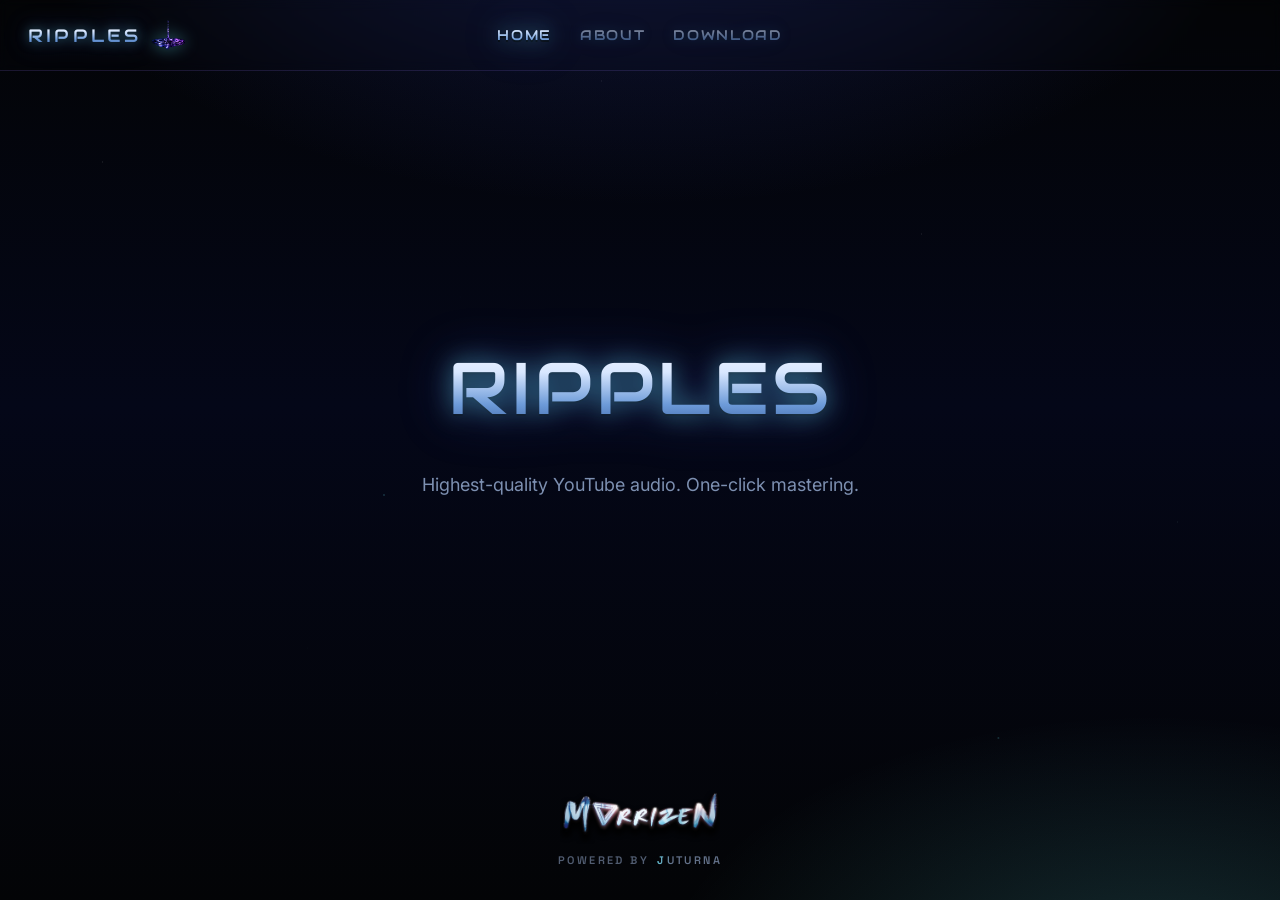
<file: index.html>
<!doctype html>
<html lang="en">
  <head>
    <meta charset="UTF-8" />
    <meta name="viewport" content="width=device-width, initial-scale=1.0" />
    <title>Ripples — Highest-quality YouTube audio. One-click mastering.</title>
    <meta name="description" content="Ripples — desktop app for high-quality YouTube-to-MP3 downloads with optional one-click mastering." />
    <link rel="icon" href="assets/favicon.ico" sizes="any" />
    <link rel="icon" type="image/png" href="assets/favicon-32.png" sizes="32x32" />
    <link rel="apple-touch-icon" href="assets/apple-touch-icon.png" />
    <link rel="preconnect" href="https://fonts.googleapis.com" />
    <link rel="preconnect" href="https://fonts.gstatic.com" crossorigin />
    <link
      href="https://fonts.googleapis.com/css2?family=Inter:wght@400;500;600;700&family=Space+Grotesk:wght@400;500;600;700&family=Audiowide&display=swap"
      rel="stylesheet"
    />
    <link rel="stylesheet" href="styles.css?v=37" />
  </head>
  <body>
    <div class="page">
      <div class="bg-wash" aria-hidden="true"></div>
      <div class="starfield" aria-hidden="true"></div>

      <header class="site-nav">
        <a class="nav-brand" href="index.html" aria-label="Ripples home">
          <span class="nav-brand-text">RIPPLES</span>
          <img class="nav-brand-icon" src="assets/icon.png" alt="" aria-hidden="true"
               width="1024" height="1024" decoding="async" />
        </a>
        <nav class="nav-links" aria-label="Primary">
          <a class="nav-link is-active" href="index.html">Home</a>
          <a class="nav-link" href="about.html">About</a>
          <a class="nav-link" href="download.html">Download</a>
        </nav>
      </header>

      <main class="hero">
        <h1 class="hero-title">Ripples</h1>
        <p class="hero-sub">Highest-quality YouTube audio. One-click mastering.</p>
      </main>

      <footer class="site-footer" aria-label="Powered by Juturna">
        <a
          class="morrizen-mark"
          href="https://www.morrizen.io"
          target="_blank"
          rel="noopener noreferrer"
          aria-label="MorrizeN"
        >
          <img src="assets/morrizen-logo.png" alt="MorrizeN" class="morrizen-logo" />
        </a>
        <div class="powered-by-row">
          <span class="powered-by">POWERED BY</span>
          <a
            class="juturna-mark"
            href="https://www.juturna.io"
            target="_blank"
            rel="noopener noreferrer"
          >
            <span class="juturna-text">JUTURNA</span>
          </a>
        </div>
      </footer>
    </div>
  </body>
</html>
</file>
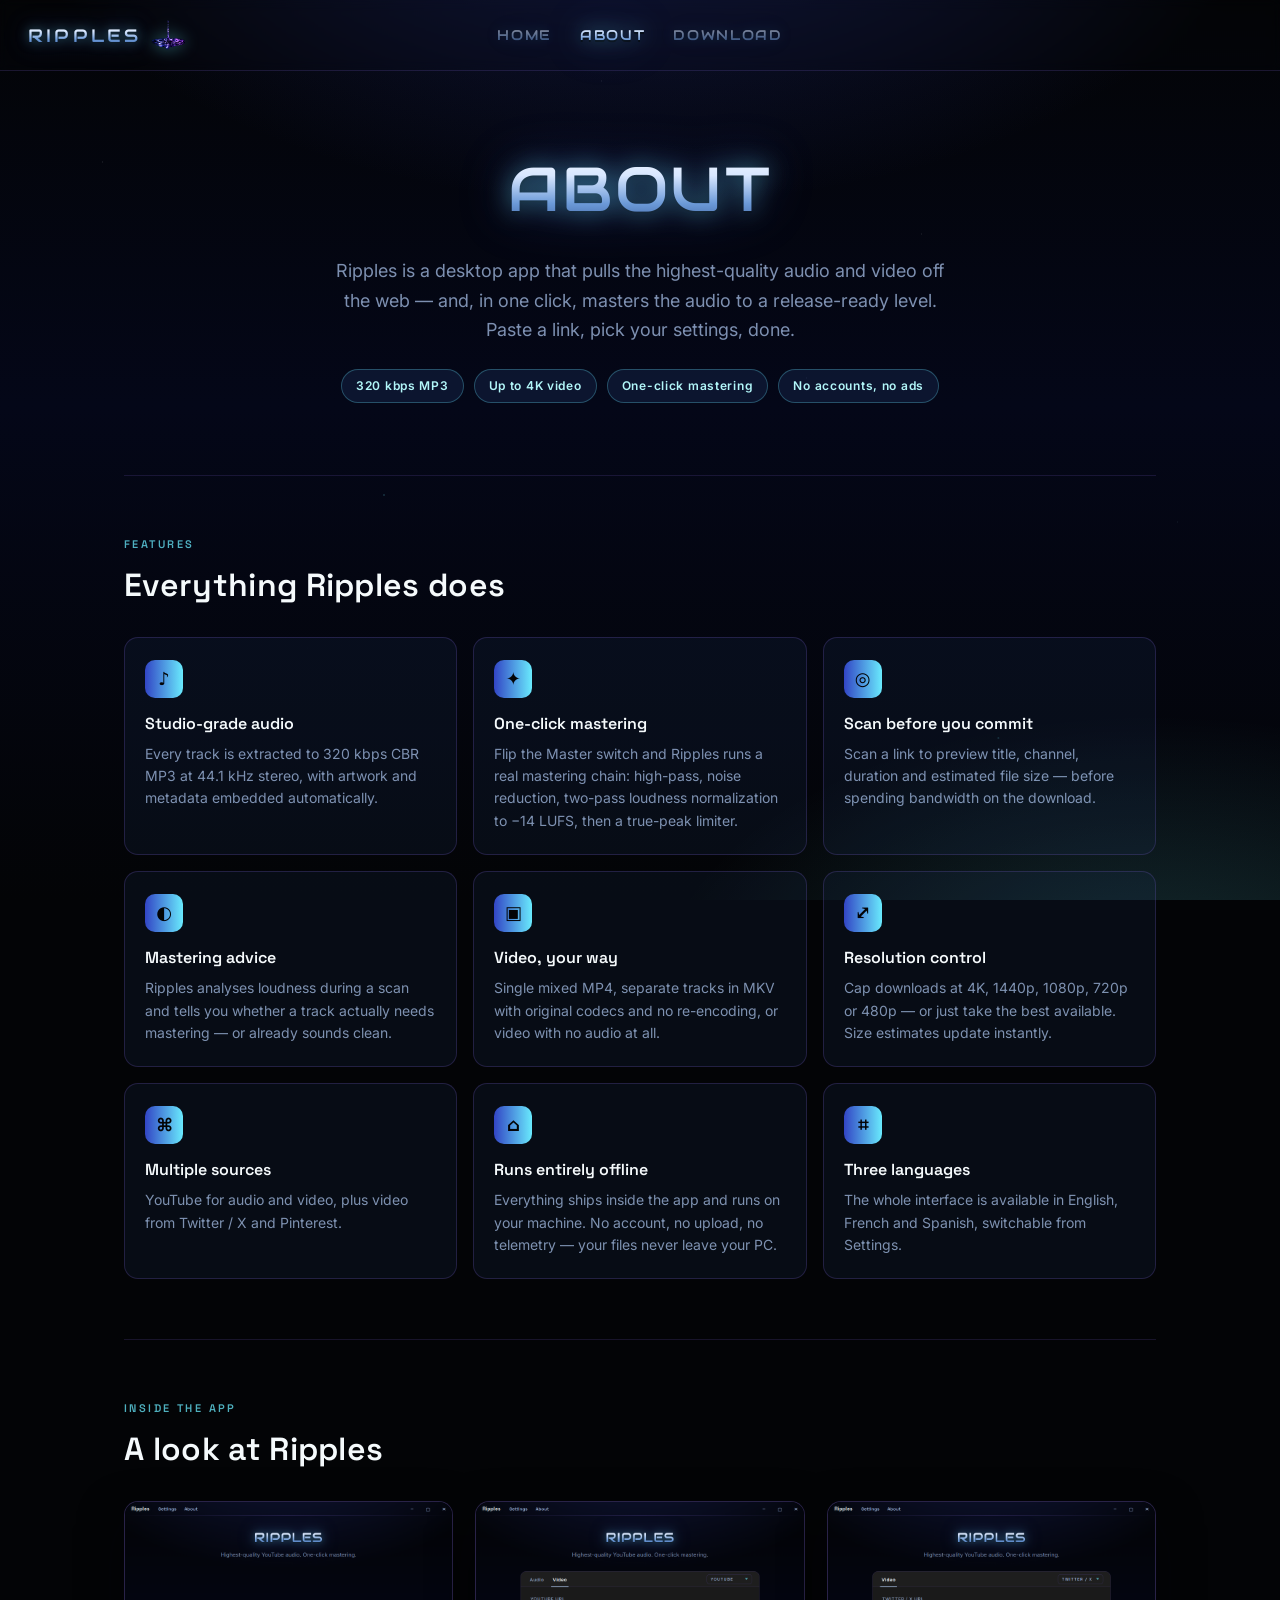
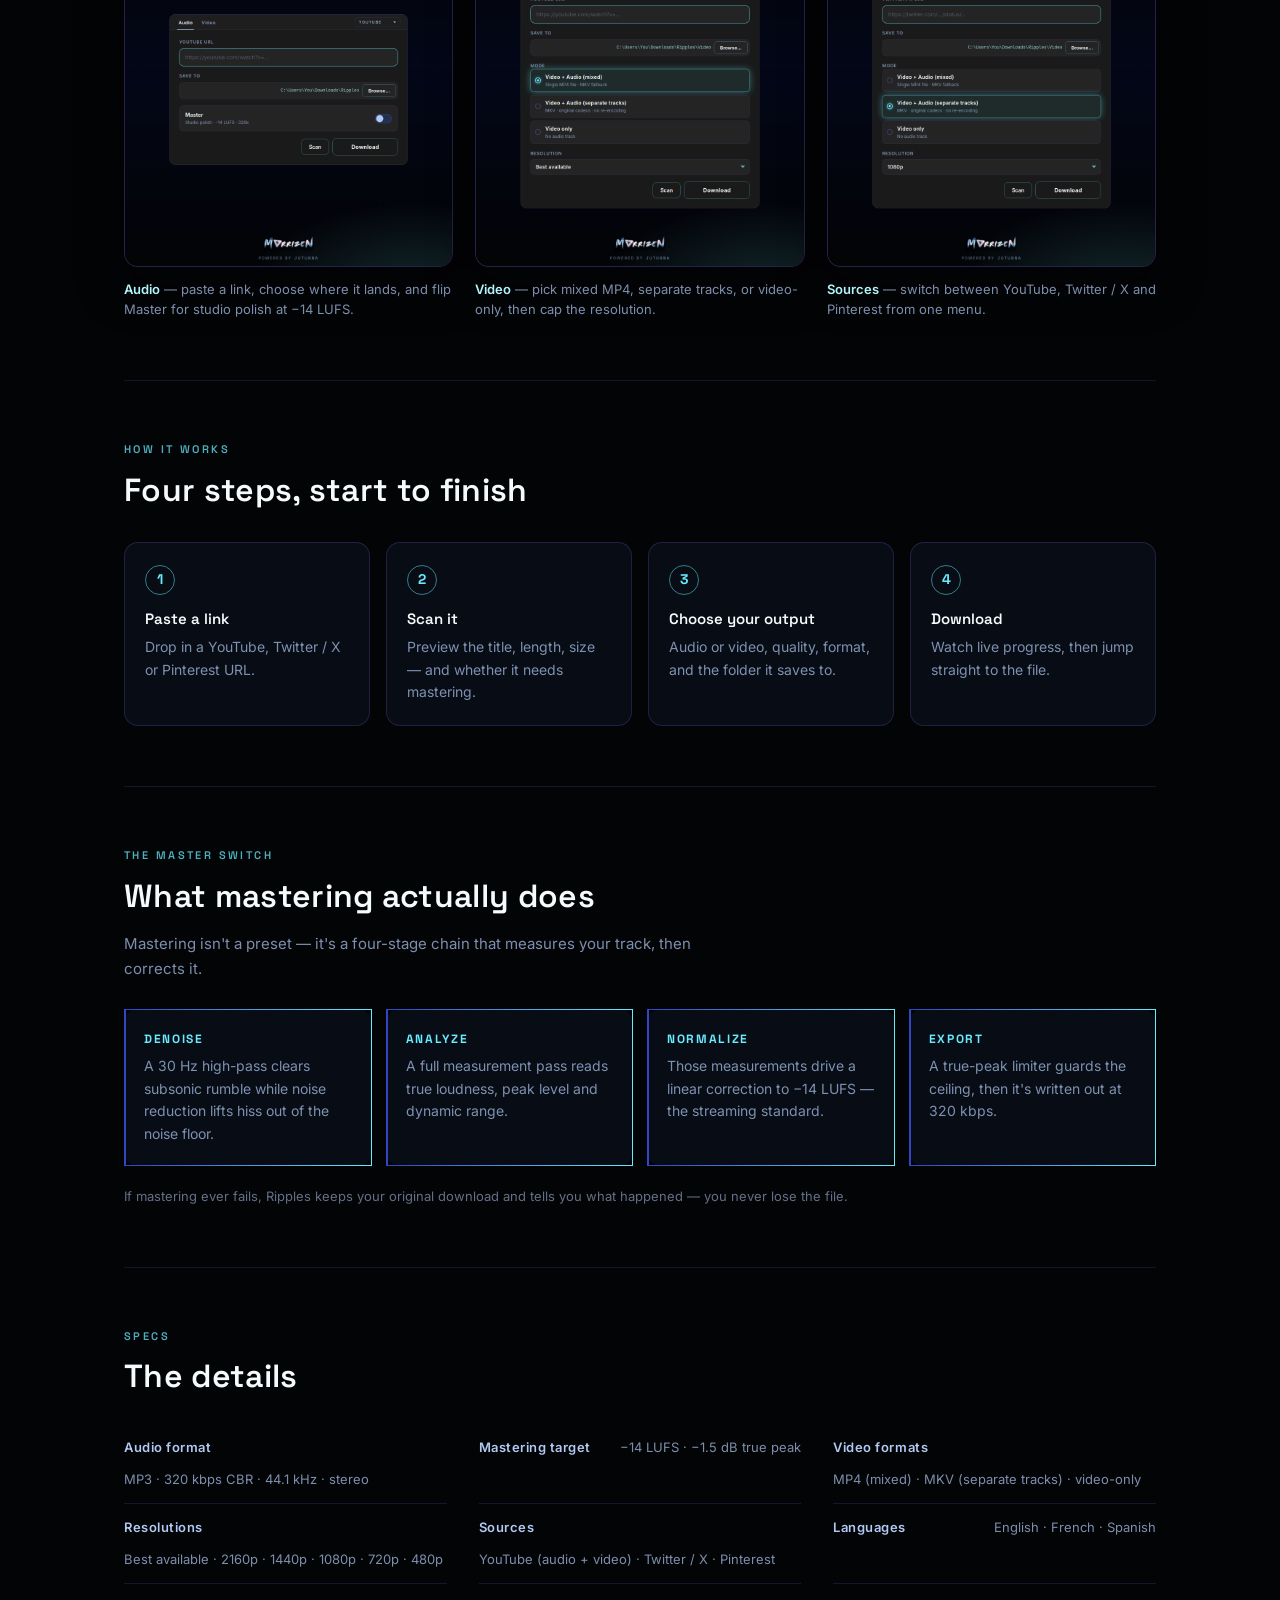
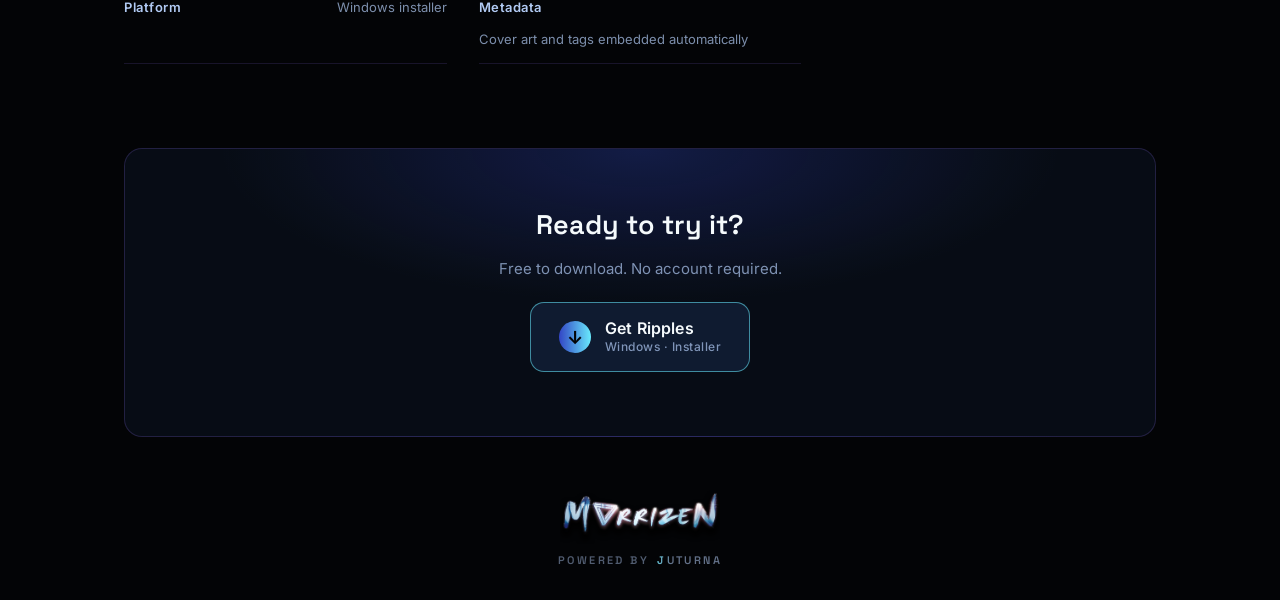
<file: about.html>
<!doctype html>
<html lang="en">
  <head>
    <meta charset="UTF-8" />
    <meta name="viewport" content="width=device-width, initial-scale=1.0" />
    <title>About Ripples — Features & how it works</title>
    <meta
      name="description"
      content="Ripples is a desktop app for highest-quality audio and video downloads from YouTube, Twitter/X and Pinterest — with one-click studio mastering."
    />
    <link rel="icon" href="assets/favicon.ico" sizes="any" />
    <link rel="icon" type="image/png" href="assets/favicon-32.png" sizes="32x32" />
    <link rel="apple-touch-icon" href="assets/apple-touch-icon.png" />
    <link rel="preconnect" href="https://fonts.googleapis.com" />
    <link rel="preconnect" href="https://fonts.gstatic.com" crossorigin />
    <link
      href="https://fonts.googleapis.com/css2?family=Inter:wght@400;500;600;700&family=Space+Grotesk:wght@400;500;600;700&family=Audiowide&display=swap"
      rel="stylesheet"
    />
    <link rel="stylesheet" href="styles.css?v=37" />
  </head>
  <body>
    <div class="page">
      <div class="bg-wash" aria-hidden="true"></div>
      <div class="starfield" aria-hidden="true"></div>

      <header class="site-nav">
        <a class="nav-brand" href="index.html" aria-label="Ripples home">
          <span class="nav-brand-text">RIPPLES</span>
          <img class="nav-brand-icon" src="assets/icon.png" alt="" aria-hidden="true"
               width="1024" height="1024" decoding="async" />
        </a>
        <nav class="nav-links" aria-label="Primary">
          <a class="nav-link" href="index.html">Home</a>
          <a class="nav-link is-active" href="about.html">About</a>
          <a class="nav-link" href="download.html">Download</a>
        </nav>
      </header>

      <main class="about">
        <!-- Intro -->
        <section class="about-hero">
          <h1 class="hero-title hero-title--sm">About</h1>
          <p class="about-lede">
            Ripples is a desktop app that pulls the highest-quality audio and video
            off the web — and, in one click, masters the audio to a release-ready
            level. Paste a link, pick your settings, done.
          </p>
          <div class="about-chips" role="list">
            <span class="chip" role="listitem">320 kbps MP3</span>
            <span class="chip" role="listitem">Up to 4K video</span>
            <span class="chip" role="listitem">One-click mastering</span>
            <span class="chip" role="listitem">No accounts, no ads</span>
          </div>
        </section>

        <!-- Feature grid -->
        <section class="about-section" aria-labelledby="features-h">
          <p class="section-kicker">Features</p>
          <h2 class="section-title" id="features-h">Everything Ripples does</h2>

          <div class="feature-grid">
            <article class="feature">
              <div class="feature-icon" aria-hidden="true">♪</div>
              <h3 class="feature-title">Studio-grade audio</h3>
              <p class="feature-text">
                Every track is extracted to 320 kbps CBR MP3 at 44.1 kHz stereo,
                with artwork and metadata embedded automatically.
              </p>
            </article>

            <article class="feature">
              <div class="feature-icon" aria-hidden="true">✦</div>
              <h3 class="feature-title">One-click mastering</h3>
              <p class="feature-text">
                Flip the Master switch and Ripples runs a real mastering chain:
                high-pass, noise reduction, two-pass loudness normalization to
                &minus;14&nbsp;LUFS, then a true-peak limiter.
              </p>
            </article>

            <article class="feature">
              <div class="feature-icon" aria-hidden="true">◎</div>
              <h3 class="feature-title">Scan before you commit</h3>
              <p class="feature-text">
                Scan a link to preview title, channel, duration and estimated file
                size — before spending bandwidth on the download.
              </p>
            </article>

            <article class="feature">
              <div class="feature-icon" aria-hidden="true">◐</div>
              <h3 class="feature-title">Mastering advice</h3>
              <p class="feature-text">
                Ripples analyses loudness during a scan and tells you whether a
                track actually needs mastering — or already sounds clean.
              </p>
            </article>

            <article class="feature">
              <div class="feature-icon" aria-hidden="true">▣</div>
              <h3 class="feature-title">Video, your way</h3>
              <p class="feature-text">
                Single mixed MP4, separate tracks in MKV with original codecs and
                no re-encoding, or video with no audio at all.
              </p>
            </article>

            <article class="feature">
              <div class="feature-icon" aria-hidden="true">⤢</div>
              <h3 class="feature-title">Resolution control</h3>
              <p class="feature-text">
                Cap downloads at 4K, 1440p, 1080p, 720p or 480p — or just take the
                best available. Size estimates update instantly.
              </p>
            </article>

            <article class="feature">
              <div class="feature-icon" aria-hidden="true">⌘</div>
              <h3 class="feature-title">Multiple sources</h3>
              <p class="feature-text">
                YouTube for audio and video, plus video from Twitter&nbsp;/&nbsp;X
                and Pinterest.
              </p>
            </article>

            <article class="feature">
              <div class="feature-icon" aria-hidden="true">⌂</div>
              <h3 class="feature-title">Runs entirely offline</h3>
              <p class="feature-text">
                Everything ships inside the app and runs on your machine. No
                account, no upload, no telemetry — your files never leave your PC.
              </p>
            </article>

            <article class="feature">
              <div class="feature-icon" aria-hidden="true">⌗</div>
              <h3 class="feature-title">Three languages</h3>
              <p class="feature-text">
                The whole interface is available in English, French and Spanish,
                switchable from Settings.
              </p>
            </article>
          </div>
        </section>

        <!-- Screenshots -->
        <section class="about-section" aria-labelledby="shots-h">
          <p class="section-kicker">Inside the app</p>
          <h2 class="section-title" id="shots-h">A look at Ripples</h2>

          <div class="shot-row">
            <figure class="shot">
              <img
                src="assets/shots/audio.png"
                alt="Ripples Audio tab with URL field, save location, and the Master toggle"
                width="900"
                height="1000"
                loading="lazy"
                decoding="async"
              />
              <figcaption class="shot-caption">
                <strong>Audio</strong> — paste a link, choose where it lands, and
                flip Master for studio polish at &minus;14&nbsp;LUFS.
              </figcaption>
            </figure>

            <figure class="shot">
              <img
                src="assets/shots/video.png"
                alt="Ripples Video tab showing the three download modes and a resolution selector"
                width="900"
                height="1000"
                loading="lazy"
                decoding="async"
              />
              <figcaption class="shot-caption">
                <strong>Video</strong> — pick mixed MP4, separate tracks, or
                video-only, then cap the resolution.
              </figcaption>
            </figure>

            <figure class="shot">
              <img
                src="assets/shots/sources.png"
                alt="Ripples with the source selector set to Twitter / X"
                width="900"
                height="1000"
                loading="lazy"
                decoding="async"
              />
              <figcaption class="shot-caption">
                <strong>Sources</strong> — switch between YouTube,
                Twitter&nbsp;/&nbsp;X and Pinterest from one menu.
              </figcaption>
            </figure>
          </div>
        </section>

        <!-- How it works -->
        <section class="about-section" aria-labelledby="how-h">
          <p class="section-kicker">How it works</p>
          <h2 class="section-title" id="how-h">Four steps, start to finish</h2>

          <ol class="steps">
            <li class="step">
              <span class="step-num" aria-hidden="true">1</span>
              <h3 class="step-title">Paste a link</h3>
              <p class="step-text">Drop in a YouTube, Twitter&nbsp;/&nbsp;X or Pinterest URL.</p>
            </li>
            <li class="step">
              <span class="step-num" aria-hidden="true">2</span>
              <h3 class="step-title">Scan it</h3>
              <p class="step-text">Preview the title, length, size — and whether it needs mastering.</p>
            </li>
            <li class="step">
              <span class="step-num" aria-hidden="true">3</span>
              <h3 class="step-title">Choose your output</h3>
              <p class="step-text">Audio or video, quality, format, and the folder it saves to.</p>
            </li>
            <li class="step">
              <span class="step-num" aria-hidden="true">4</span>
              <h3 class="step-title">Download</h3>
              <p class="step-text">Watch live progress, then jump straight to the file.</p>
            </li>
          </ol>
        </section>

        <!-- Mastering detail -->
        <section class="about-section" aria-labelledby="master-h">
          <p class="section-kicker">The Master switch</p>
          <h2 class="section-title" id="master-h">What mastering actually does</h2>
          <p class="section-lede">
            Mastering isn't a preset — it's a four-stage chain that measures your
            track, then corrects it.
          </p>

          <div class="chain">
            <div class="chain-item">
              <p class="chain-step">Denoise</p>
              <p class="chain-text">A 30&nbsp;Hz high-pass clears subsonic rumble while noise reduction lifts hiss out of the noise floor.</p>
            </div>
            <div class="chain-item">
              <p class="chain-step">Analyze</p>
              <p class="chain-text">A full measurement pass reads true loudness, peak level and dynamic range.</p>
            </div>
            <div class="chain-item">
              <p class="chain-step">Normalize</p>
              <p class="chain-text">Those measurements drive a linear correction to &minus;14&nbsp;LUFS — the streaming standard.</p>
            </div>
            <div class="chain-item">
              <p class="chain-step">Export</p>
              <p class="chain-text">A true-peak limiter guards the ceiling, then it's written out at 320 kbps.</p>
            </div>
          </div>

          <p class="fine-print">
            If mastering ever fails, Ripples keeps your original download and tells
            you what happened — you never lose the file.
          </p>
        </section>

        <!-- Specs -->
        <section class="about-section" aria-labelledby="specs-h">
          <p class="section-kicker">Specs</p>
          <h2 class="section-title" id="specs-h">The details</h2>

          <dl class="specs">
            <div class="spec"><dt>Audio format</dt><dd>MP3 · 320 kbps CBR · 44.1 kHz · stereo</dd></div>
            <div class="spec"><dt>Mastering target</dt><dd>&minus;14 LUFS · &minus;1.5 dB true peak</dd></div>
            <div class="spec"><dt>Video formats</dt><dd>MP4 (mixed) · MKV (separate tracks) · video-only</dd></div>
            <div class="spec"><dt>Resolutions</dt><dd>Best available · 2160p · 1440p · 1080p · 720p · 480p</dd></div>
            <div class="spec"><dt>Sources</dt><dd>YouTube (audio + video) · Twitter / X · Pinterest</dd></div>
            <div class="spec"><dt>Languages</dt><dd>English · French · Spanish</dd></div>
            <div class="spec"><dt>Platform</dt><dd>Windows installer</dd></div>
            <div class="spec"><dt>Metadata</dt><dd>Cover art and tags embedded automatically</dd></div>
          </dl>
        </section>

        <!-- CTA -->
        <section class="about-cta">
          <h2 class="cta-title">Ready to try it?</h2>
          <p class="cta-text">Free to download. No account required.</p>
          <a class="download-btn" href="download.html">
            <span class="download-icon" aria-hidden="true">&#8595;</span>
            <span class="download-label">
              <span class="download-title">Get Ripples</span>
              <span class="download-meta">Windows &middot; Installer</span>
            </span>
          </a>
        </section>
      </main>

      <footer class="site-footer" aria-label="Powered by Juturna">
        <a
          class="morrizen-mark"
          href="https://www.morrizen.io"
          target="_blank"
          rel="noopener noreferrer"
          aria-label="MorrizeN"
        >
          <img src="assets/morrizen-logo.png" alt="MorrizeN" class="morrizen-logo" />
        </a>
        <div class="powered-by-row">
          <span class="powered-by">POWERED BY</span>
          <a
            class="juturna-mark"
            href="https://www.juturna.io"
            target="_blank"
            rel="noopener noreferrer"
          >
            <span class="juturna-text">JUTURNA</span>
          </a>
        </div>
      </footer>
    </div>
  </body>
</html>
</file>
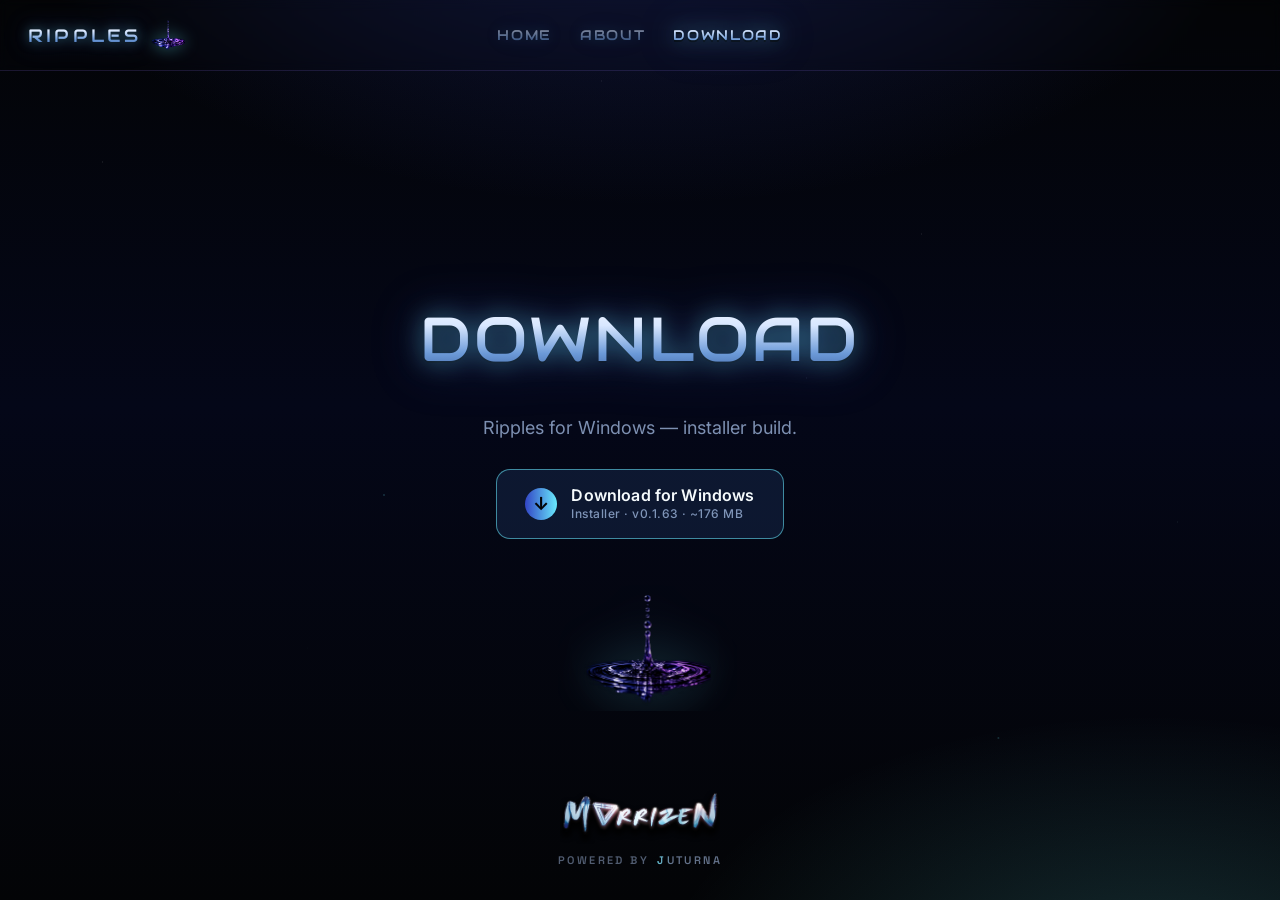
<file: download.html>
<!doctype html>
<html lang="en">
  <head>
    <meta charset="UTF-8" />
    <meta name="viewport" content="width=device-width, initial-scale=1.0" />
    <title>Download Ripples</title>
    <meta name="description" content="Download Ripples for Windows — highest-quality YouTube audio with one-click mastering." />
    <link rel="icon" href="assets/favicon.ico" sizes="any" />
    <link rel="icon" type="image/png" href="assets/favicon-32.png" sizes="32x32" />
    <link rel="apple-touch-icon" href="assets/apple-touch-icon.png" />
    <link rel="preconnect" href="https://fonts.googleapis.com" />
    <link rel="preconnect" href="https://fonts.gstatic.com" crossorigin />
    <link
      href="https://fonts.googleapis.com/css2?family=Inter:wght@400;500;600;700&family=Space+Grotesk:wght@400;500;600;700&family=Audiowide&display=swap"
      rel="stylesheet"
    />
    <link rel="stylesheet" href="styles.css?v=37" />
  </head>
  <body>
    <div class="page">
      <div class="bg-wash" aria-hidden="true"></div>
      <div class="starfield" aria-hidden="true"></div>

      <header class="site-nav">
        <a class="nav-brand" href="index.html" aria-label="Ripples home">
          <span class="nav-brand-text">RIPPLES</span>
          <img class="nav-brand-icon" src="assets/icon.png" alt="" aria-hidden="true"
               width="1024" height="1024" decoding="async" />
        </a>
        <nav class="nav-links" aria-label="Primary">
          <a class="nav-link" href="index.html">Home</a>
          <a class="nav-link" href="about.html">About</a>
          <a class="nav-link is-active" href="download.html">Download</a>
        </nav>
      </header>

      <main class="hero">
        <h1 class="hero-title hero-title--sm">Download</h1>
        <p class="hero-sub">Ripples for Windows — installer build.</p>

        <a
          class="download-btn"
          href="https://github.com/juturna-ai/ripples-website/releases/download/v0.1.63/Ripples-Setup-0.1.63.exe"
        >
          <span class="download-icon" aria-hidden="true">&#8595;</span>
          <span class="download-label">
            <span class="download-title">Download for Windows</span>
            <span class="download-meta">Installer &middot; v0.1.63 &middot; ~176&nbsp;MB</span>
          </span>
        </a>

        <div class="hero-logo-slot">
          <img class="hero-logo" src="assets/icon.png" alt="" aria-hidden="true"
               width="1024" height="1024" decoding="async" />
        </div>
      </main>

      <footer class="site-footer" aria-label="Powered by Juturna">
        <a
          class="morrizen-mark"
          href="https://www.morrizen.io"
          target="_blank"
          rel="noopener noreferrer"
          aria-label="MorrizeN"
        >
          <img src="assets/morrizen-logo.png" alt="MorrizeN" class="morrizen-logo" />
        </a>
        <div class="powered-by-row">
          <span class="powered-by">POWERED BY</span>
          <a
            class="juturna-mark"
            href="https://www.juturna.io"
            target="_blank"
            rel="noopener noreferrer"
          >
            <span class="juturna-text">JUTURNA</span>
          </a>
        </div>
      </footer>
    </div>
  </body>
</html>
</file>
<file: styles.css>
:root {
  --color-starlight: #f5fafc;
  --color-glacier-mist: #b2f6f9;
  --color-electric-cyan: #69eafd;
  --color-sky-frost: #b1caf3;
  --color-electric-blue: #3245c5;
  --color-indigo-depth: #543892;
  --color-midnight-navy: #213966;
  --color-void-black: #030406;

  --gradient-beam: linear-gradient(90deg, var(--color-electric-blue) 0%, var(--color-electric-cyan) 100%);

  --text-primary: var(--color-starlight);
  --text-muted: rgba(177, 202, 243, 0.7);

  --glow-primary: 0 0 20px rgba(105, 234, 253, 0.55);
  --glow-secondary: 0 0 20px rgba(105, 234, 253, 0.4);

  --border-subtle: 1px solid rgba(99, 80, 171, 0.3);
}

*,
*::before,
*::after {
  box-sizing: border-box;
}

html,
body {
  margin: 0;
  padding: 0;
  height: 100%;
  background: var(--color-void-black);
  color: var(--text-primary);
  font-family: 'Inter', system-ui, -apple-system, 'Segoe UI', sans-serif;
  font-size: 15px;
  line-height: 1.5;
  -webkit-font-smoothing: antialiased;
  -moz-osx-font-smoothing: grayscale;
}

::selection {
  background: rgba(105, 234, 253, 0.35);
  color: var(--color-starlight);
}

a {
  color: inherit;
}

.page {
  position: relative;
  min-height: 100vh;
  display: flex;
  flex-direction: column;
  isolation: isolate;
  overflow: hidden;
}

/* Long-form pages scroll, so the ambient layers must span the full document
   height rather than being clipped to the first viewport. */
.page:has(.about) {
  overflow: visible;
}

.page:has(.about) .bg-wash,
.page:has(.about) .starfield {
  position: fixed;
}

.bg-wash {
  position: absolute;
  inset: 0;
  z-index: 0;
  pointer-events: none;
  background:
    radial-gradient(1200px 700px at 50% -20%, rgba(50, 69, 197, 0.35), transparent 55%),
    radial-gradient(900px 500px at 90% 110%, rgba(105, 234, 253, 0.18), transparent 55%),
    linear-gradient(180deg, var(--color-void-black) 0%, #040718 45%, var(--color-void-black) 100%);
}

.starfield {
  position: absolute;
  inset: 0;
  z-index: 0;
  pointer-events: none;
  opacity: 0.85;
  background-image:
    radial-gradient(1px 1px at 8% 18%, rgba(245, 250, 252, 0.6), transparent 60%),
    radial-gradient(1px 1px at 24% 72%, rgba(178, 246, 249, 0.5), transparent 60%),
    radial-gradient(1px 1px at 47% 9%, rgba(245, 250, 252, 0.45), transparent 60%),
    radial-gradient(1px 1px at 63% 42%, rgba(177, 202, 243, 0.5), transparent 60%),
    radial-gradient(1px 1px at 81% 12%, rgba(245, 250, 252, 0.6), transparent 60%),
    radial-gradient(1px 1px at 92% 58%, rgba(178, 246, 249, 0.4), transparent 60%),
    radial-gradient(1px 1px at 14% 88%, rgba(245, 250, 252, 0.35), transparent 60%),
    radial-gradient(1px 1px at 36% 33%, rgba(177, 202, 243, 0.4), transparent 60%),
    radial-gradient(1px 1px at 56% 77%, rgba(178, 246, 249, 0.45), transparent 60%),
    radial-gradient(1px 1px at 72% 26%, rgba(245, 250, 252, 0.5), transparent 60%),
    radial-gradient(2px 2px at 30% 55%, rgba(105, 234, 253, 0.35), transparent 70%),
    radial-gradient(2px 2px at 78% 82%, rgba(105, 234, 253, 0.3), transparent 70%);
}

.site-nav {
  position: relative;
  z-index: 2;
  display: grid;
  grid-template-columns: 1fr auto 1fr;
  align-items: center;
  padding: 18px 28px;
  border-bottom: 1px solid rgba(99, 80, 171, 0.25);
  backdrop-filter: blur(6px);
  -webkit-backdrop-filter: blur(6px);
}

.nav-brand {
  grid-column: 1;
  grid-row: 1;
  justify-self: start;
  display: inline-flex;
  align-items: center;
  gap: 9px;
  text-decoration: none;
  transition: filter 140ms ease;
}

/* The gradient lives on the text span, not the anchor: background-clip: text on
   a parent would clip the icon out of existence. */
.nav-brand-text {
  font-family: 'Audiowide', 'Space Grotesk', 'Inter', system-ui, sans-serif;
  font-size: 18px;
  letter-spacing: 0.18em;
  background: linear-gradient(180deg, #ffffff 0%, #d8e7ff 35%, #6c9ad8 65%, #2a4a8a 100%);
  -webkit-background-clip: text;
  background-clip: text;
  -webkit-text-fill-color: transparent;
  color: transparent;
  filter:
    drop-shadow(0 0 6px rgba(105, 234, 253, 0.5))
    drop-shadow(0 0 12px rgba(50, 69, 197, 0.4))
    drop-shadow(0 1px 0 rgba(3, 4, 6, 0.85));
}

/* Sits to the right of the wordmark. The source is a dark photo, so it is
   lifted to read against the near-black bar. */
.nav-brand-icon {
  width: 34px;
  height: 34px;
  object-fit: contain;
  flex: 0 0 auto;
  user-select: none;
  -webkit-user-drag: none;
  filter: brightness(1.5) saturate(1.15)
    drop-shadow(0 0 8px rgba(105, 234, 253, 0.45));
}

.nav-brand:hover .nav-brand-text {
  filter:
    drop-shadow(0 0 9px rgba(105, 234, 253, 0.7))
    drop-shadow(0 0 18px rgba(50, 69, 197, 0.5))
    drop-shadow(0 1px 0 rgba(3, 4, 6, 0.85));
}

.nav-brand:hover .nav-brand-icon {
  filter: brightness(1.75) saturate(1.25)
    drop-shadow(0 0 12px rgba(105, 234, 253, 0.65));
}

.nav-links {
  position: absolute;
  left: 50%;
  top: 50%;
  transform: translate(-50%, -50%);
  display: flex;
  align-items: center;
  justify-content: center;
  gap: 8px;
}

/* Narrow screens: the absolutely-centred links overlap the brand, so drop back
   to normal flow and stack them under it. */
@media (max-width: 640px) {
  .site-nav {
    display: flex;
    flex-direction: column;
    gap: 10px;
    padding: 14px 18px;
  }

  .nav-links {
    position: static;
    transform: none;
  }
}

.nav-link {
  display: inline-flex;
  align-items: center;
  padding: 6px 10px;
  font-family: 'Audiowide', 'Space Grotesk', 'Inter', system-ui, sans-serif;
  font-size: 14px;
  font-weight: 400;
  letter-spacing: 0.12em;
  text-transform: uppercase;
  text-decoration: none;
  background: linear-gradient(180deg, #ffffff 0%, #d8e7ff 35%, #6c9ad8 65%, #2a4a8a 100%);
  -webkit-background-clip: text;
  background-clip: text;
  -webkit-text-fill-color: transparent;
  color: transparent;
  filter:
    drop-shadow(0 0 6px rgba(105, 234, 253, 0.25))
    drop-shadow(0 0 12px rgba(50, 69, 197, 0.2));
  opacity: 0.55;
  transition: opacity 140ms ease, filter 140ms ease;
}

.nav-link:hover {
  opacity: 0.9;
  filter:
    drop-shadow(0 0 8px rgba(105, 234, 253, 0.45))
    drop-shadow(0 0 16px rgba(50, 69, 197, 0.3));
}

.nav-link.is-active {
  opacity: 1;
  filter:
    drop-shadow(0 0 10px rgba(105, 234, 253, 0.6))
    drop-shadow(0 0 20px rgba(50, 69, 197, 0.45))
    drop-shadow(0 2px 0 rgba(3, 4, 6, 0.85));
}

.hero {
  position: relative;
  z-index: 1;
  flex: 1;
  display: flex;
  flex-direction: column;
  align-items: center;
  justify-content: center;
  text-align: center;
  padding: 64px 24px;
  gap: 28px;
}

/* The slot takes no part in the hero's vertical centring: its own height and
   the hero's gap are cancelled out, so the title/sub/button group sits exactly
   where it does without a logo. The droplet is then painted into the free space
   below the button, centred between it and the footer. */
.hero-logo-slot {
  display: flex;
  align-items: center;
  justify-content: center;
  width: 100%;
  flex: 0 0 auto;
  height: 0;
  margin-top: -28px;
  overflow: visible;
}

.hero-logo {
  display: block;
  width: clamp(140px, 14vw, 180px);
  height: auto;
  /* Bounded against the viewport, not the parent: a percentage of an
     auto-height flex parent resolves to zero and hides the logo. */
  max-height: min(180px, 14vh);
  object-fit: contain;
  user-select: none;
  -webkit-user-drag: none;
  /* The source is a square photo whose bright mass (droplet + splash) sits at
     x=0.488, y=0.655 — below the frame's geometric centre — so the image is
     nudged up/right to put that centroid on the true centre line. */
  /* The vertical term drops the droplet out of the text group's flow position
     into the free space below the button, landing it midway between the button
     and the footer. Fixed px: the gap it centres in is itself a fixed leftover
     of the hero's padding, so a vh-based offset drifts as the window resizes. */
  transform: translate(4.2%, calc(-7% + 118px));
  /* Solid black background: screen blending drops it into the page. The mask is
     an ellipse centred on that mass, tall enough to keep the bead chain. */
  mix-blend-mode: screen;
  -webkit-mask-image: radial-gradient(62% 78% at 49% 58%, #000 62%, transparent 97%);
  mask-image: radial-gradient(62% 78% at 49% 58%, #000 62%, transparent 97%);
  filter: drop-shadow(0 0 26px rgba(105, 234, 253, 0.22));
}

.hero-title {
  margin: 0;
  font-family: 'Audiowide', 'Space Grotesk', 'Inter', system-ui, sans-serif;
  font-size: clamp(36px, 7vw, 73px);
  font-weight: 400;
  letter-spacing: 0.04em;
  text-transform: uppercase;
  background: linear-gradient(180deg, #ffffff 0%, #d8e7ff 35%, #6c9ad8 65%, #2a4a8a 100%);
  -webkit-background-clip: text;
  background-clip: text;
  -webkit-text-fill-color: transparent;
  color: transparent;
  filter:
    drop-shadow(0 0 12px rgba(105, 234, 253, 0.55))
    drop-shadow(0 0 24px rgba(50, 69, 197, 0.45))
    drop-shadow(0 2px 0 rgba(3, 4, 6, 0.85));
}

.hero-title--sm {
  font-size: clamp(31px, 5.95vw, 62px);
}

.hero-sub {
  margin: 0;
  color: var(--text-muted);
  font-size: clamp(15px, 2vw, 18px);
  max-width: 540px;
}

.download-btn {
  display: inline-flex;
  align-items: center;
  gap: 14px;
  padding: 16px 28px;
  border: 1px solid rgba(105, 234, 253, 0.55);
  border-radius: 14px;
  background: rgba(33, 57, 102, 0.35);
  color: var(--color-starlight);
  font-family: inherit;
  font-size: 15px;
  font-weight: 600;
  text-decoration: none;
  cursor: pointer;
  transition: background 160ms ease, border-color 160ms ease, box-shadow 160ms ease, transform 160ms ease;
  box-shadow: 0 0 0 transparent;
}

.download-btn:hover,
.download-btn:focus-visible {
  outline: none;
  background: rgba(105, 234, 253, 0.12);
  border-color: var(--color-electric-cyan);
  box-shadow: var(--glow-primary);
  transform: translateY(-1px);
}

.download-icon {
  display: inline-flex;
  align-items: center;
  justify-content: center;
  width: 32px;
  height: 32px;
  border-radius: 999px;
  background: var(--gradient-beam);
  color: var(--color-void-black);
  font-size: 18px;
  font-weight: 700;
}

.download-label {
  display: flex;
  flex-direction: column;
  align-items: flex-start;
  line-height: 1.2;
}

.download-title {
  font-size: 16px;
  letter-spacing: 0.01em;
}

.download-meta {
  font-size: 12px;
  font-weight: 500;
  color: var(--text-muted);
  letter-spacing: 0.04em;
  margin-top: 2px;
}

.site-footer {
  position: relative;
  z-index: 1;
  display: flex;
  flex-direction: column;
  align-items: center;
  justify-content: center;
  gap: 8px;
  padding: 24px 16px 32px;
  font-family: 'Space Grotesk', 'Inter', system-ui, sans-serif;
  font-size: 11px;
  font-weight: 600;
  letter-spacing: 0.22em;
}

.morrizen-mark {
  display: inline-block;
  line-height: 0;
  border-radius: 4px;
  cursor: pointer;
  transition: filter 140ms ease;
}

.morrizen-mark:hover {
  filter: brightness(1.12) drop-shadow(0 0 12px rgba(105, 234, 253, 0.35));
}

.morrizen-logo {
  display: block;
  width: 160px;
  height: auto;
  user-select: none;
  -webkit-user-drag: none;
}

.powered-by-row {
  display: flex;
  align-items: center;
  gap: 8px;
}

.powered-by {
  color: rgba(177, 202, 243, 0.45);
}

.juturna-mark {
  position: relative;
  display: inline-block;
  text-decoration: none;
  cursor: pointer;
  border-radius: 4px;
}

.juturna-mark:hover .juturna-text {
  filter: brightness(1.15);
}

.juturna-text {
  background-image: linear-gradient(
    90deg,
    rgba(177, 202, 243, 0.55) 0%,
    rgba(177, 202, 243, 0.55) 35%,
    rgba(105, 234, 253, 1) 50%,
    rgba(177, 202, 243, 0.55) 65%,
    rgba(177, 202, 243, 0.55) 100%
  );
  background-size: 220% 100%;
  background-position: 100% 0;
  -webkit-background-clip: text;
  background-clip: text;
  -webkit-text-fill-color: transparent;
  color: transparent;
  animation: juturna-sweep 3.6s ease-in-out infinite;
}

@keyframes juturna-sweep {
  0% { background-position: 100% 0; }
  60% { background-position: -20% 0; }
  100% { background-position: -20% 0; }
}

/* ==========================================================================
   About page
   ========================================================================== */

.about {
  position: relative;
  z-index: 1;
  width: min(1080px, 100%);
  margin: 0 auto;
  padding: 8px 24px 24px;
}

.about-hero {
  display: flex;
  flex-direction: column;
  align-items: center;
  text-align: center;
  gap: 20px;
  padding: 64px 0 72px;
}

.about-lede {
  margin: 0;
  max-width: 620px;
  color: var(--text-muted);
  font-size: clamp(15px, 1.9vw, 18px);
  line-height: 1.65;
}

.about-chips {
  display: flex;
  flex-wrap: wrap;
  justify-content: center;
  gap: 10px;
  margin-top: 4px;
}

.chip {
  padding: 7px 14px;
  border: 1px solid rgba(105, 234, 253, 0.28);
  border-radius: 999px;
  background: rgba(33, 57, 102, 0.3);
  color: var(--color-glacier-mist);
  font-size: 12px;
  font-weight: 600;
  letter-spacing: 0.06em;
  white-space: nowrap;
}

.about-section {
  padding: 60px 0;
  border-top: 1px solid rgba(99, 80, 171, 0.22);
}

.section-kicker {
  margin: 0 0 8px;
  font-family: 'Space Grotesk', 'Inter', system-ui, sans-serif;
  font-size: 11px;
  font-weight: 600;
  letter-spacing: 0.22em;
  text-transform: uppercase;
  color: var(--color-electric-cyan);
  opacity: 0.75;
}

.section-title {
  margin: 0 0 12px;
  font-family: 'Space Grotesk', 'Inter', system-ui, sans-serif;
  font-size: clamp(23px, 3.4vw, 32px);
  font-weight: 600;
  letter-spacing: 0.01em;
  color: var(--color-starlight);
}

.section-lede {
  margin: 0 0 4px;
  max-width: 620px;
  color: var(--text-muted);
  font-size: 15px;
  line-height: 1.65;
}

/* --- Feature grid --- */

.feature-grid {
  display: grid;
  grid-template-columns: repeat(auto-fit, minmax(260px, 1fr));
  gap: 16px;
  margin-top: 28px;
}

.feature {
  padding: 22px 20px;
  border: var(--border-subtle);
  border-radius: 14px;
  background: rgba(33, 57, 102, 0.16);
  transition: border-color 160ms ease, background 160ms ease, transform 160ms ease;
}

.feature:hover {
  border-color: rgba(105, 234, 253, 0.45);
  background: rgba(33, 57, 102, 0.28);
  transform: translateY(-2px);
}

.feature-icon {
  display: inline-flex;
  align-items: center;
  justify-content: center;
  width: 38px;
  height: 38px;
  margin-bottom: 14px;
  border-radius: 10px;
  background: var(--gradient-beam);
  color: var(--color-void-black);
  font-size: 18px;
  font-weight: 700;
  line-height: 1;
}

.feature-title {
  margin: 0 0 7px;
  font-family: 'Space Grotesk', 'Inter', system-ui, sans-serif;
  font-size: 16px;
  font-weight: 600;
  color: var(--color-starlight);
}

.feature-text {
  margin: 0;
  color: var(--text-muted);
  font-size: 14px;
  line-height: 1.6;
}

/* --- Screenshots --- */

.shot-row {
  display: grid;
  grid-template-columns: repeat(auto-fit, minmax(280px, 1fr));
  gap: 22px;
  margin-top: 28px;
}

.shot {
  margin: 0;
  display: flex;
  flex-direction: column;
  gap: 12px;
}

.shot img {
  display: block;
  width: 100%;
  height: auto;
  border: 1px solid rgba(99, 80, 171, 0.4);
  border-radius: 14px;
  background: var(--color-void-black);
  box-shadow: 0 18px 44px rgba(3, 4, 6, 0.6);
  transition: border-color 160ms ease, box-shadow 160ms ease, transform 160ms ease;
}

.shot img:hover {
  border-color: rgba(105, 234, 253, 0.45);
  box-shadow: 0 18px 52px rgba(3, 4, 6, 0.7), var(--glow-secondary);
  transform: translateY(-3px);
}

.shot-caption {
  color: var(--text-muted);
  font-size: 13px;
  line-height: 1.6;
}

.shot-caption strong {
  color: var(--color-glacier-mist);
  font-weight: 600;
}

/* --- Steps --- */

.steps {
  display: grid;
  grid-template-columns: repeat(auto-fit, minmax(210px, 1fr));
  gap: 16px;
  margin: 28px 0 0;
  padding: 0;
  list-style: none;
  counter-reset: none;
}

.step {
  position: relative;
  padding: 22px 20px;
  border: var(--border-subtle);
  border-radius: 14px;
  background: rgba(33, 57, 102, 0.16);
}

.step-num {
  display: inline-flex;
  align-items: center;
  justify-content: center;
  width: 30px;
  height: 30px;
  margin-bottom: 13px;
  border-radius: 999px;
  border: 1px solid rgba(105, 234, 253, 0.5);
  color: var(--color-electric-cyan);
  font-family: 'Space Grotesk', 'Inter', system-ui, sans-serif;
  font-size: 14px;
  font-weight: 700;
}

.step-title {
  margin: 0 0 6px;
  font-family: 'Space Grotesk', 'Inter', system-ui, sans-serif;
  font-size: 15px;
  font-weight: 600;
  color: var(--color-starlight);
}

.step-text {
  margin: 0;
  color: var(--text-muted);
  font-size: 14px;
  line-height: 1.6;
}

/* --- Mastering chain --- */

.chain {
  display: grid;
  grid-template-columns: repeat(auto-fit, minmax(200px, 1fr));
  gap: 14px;
  margin-top: 28px;
}

.chain-item {
  padding: 20px 18px;
  border: var(--border-subtle);
  border-radius: 14px;
  background: rgba(33, 57, 102, 0.16);
  /* Left edge carries the gradient so the four stages read as one signal path. */
  border-left: 2px solid transparent;
  border-image: var(--gradient-beam) 1;
  border-image-slice: 1;
}

.chain-step {
  margin: 0 0 7px;
  font-family: 'Space Grotesk', 'Inter', system-ui, sans-serif;
  font-size: 12px;
  font-weight: 700;
  letter-spacing: 0.14em;
  text-transform: uppercase;
  color: var(--color-electric-cyan);
}

.chain-text {
  margin: 0;
  color: var(--text-muted);
  font-size: 14px;
  line-height: 1.6;
}

.fine-print {
  margin: 20px 0 0;
  color: rgba(177, 202, 243, 0.55);
  font-size: 13px;
  line-height: 1.6;
}

/* --- Specs --- */

.specs {
  display: grid;
  grid-template-columns: repeat(auto-fit, minmax(300px, 1fr));
  gap: 0 32px;
  margin: 24px 0 0;
}

.spec {
  display: flex;
  flex-wrap: wrap;
  align-items: baseline;
  justify-content: space-between;
  gap: 12px;
  padding: 14px 0;
  border-bottom: 1px solid rgba(99, 80, 171, 0.22);
}

.spec dt {
  color: var(--color-sky-frost);
  font-size: 13px;
  font-weight: 600;
  letter-spacing: 0.04em;
}

.spec dd {
  margin: 0;
  color: var(--text-muted);
  font-size: 13px;
  text-align: right;
}

/* --- CTA --- */

.about-cta {
  display: flex;
  flex-direction: column;
  align-items: center;
  text-align: center;
  gap: 12px;
  margin-top: 24px;
  padding: 56px 24px 64px;
  border: var(--border-subtle);
  border-radius: 18px;
  background:
    radial-gradient(600px 220px at 50% 0%, rgba(50, 69, 197, 0.28), transparent 70%),
    rgba(33, 57, 102, 0.16);
}

.cta-title {
  margin: 0;
  font-family: 'Space Grotesk', 'Inter', system-ui, sans-serif;
  font-size: clamp(21px, 3vw, 27px);
  font-weight: 600;
  color: var(--color-starlight);
}

.cta-text {
  margin: 0 0 10px;
  color: var(--text-muted);
  font-size: 15px;
}

@media (max-width: 640px) {
  .about-hero {
    padding: 44px 0 52px;
  }

  .about-section {
    padding: 44px 0;
  }

  .spec {
    justify-content: flex-start;
  }

  .spec dd {
    text-align: left;
  }
}

@media (prefers-reduced-motion: reduce) {
  .feature,
  .shot img {
    transition: none;
  }

  .feature:hover,
  .shot img:hover {
    transform: none;
  }
}
</file>
